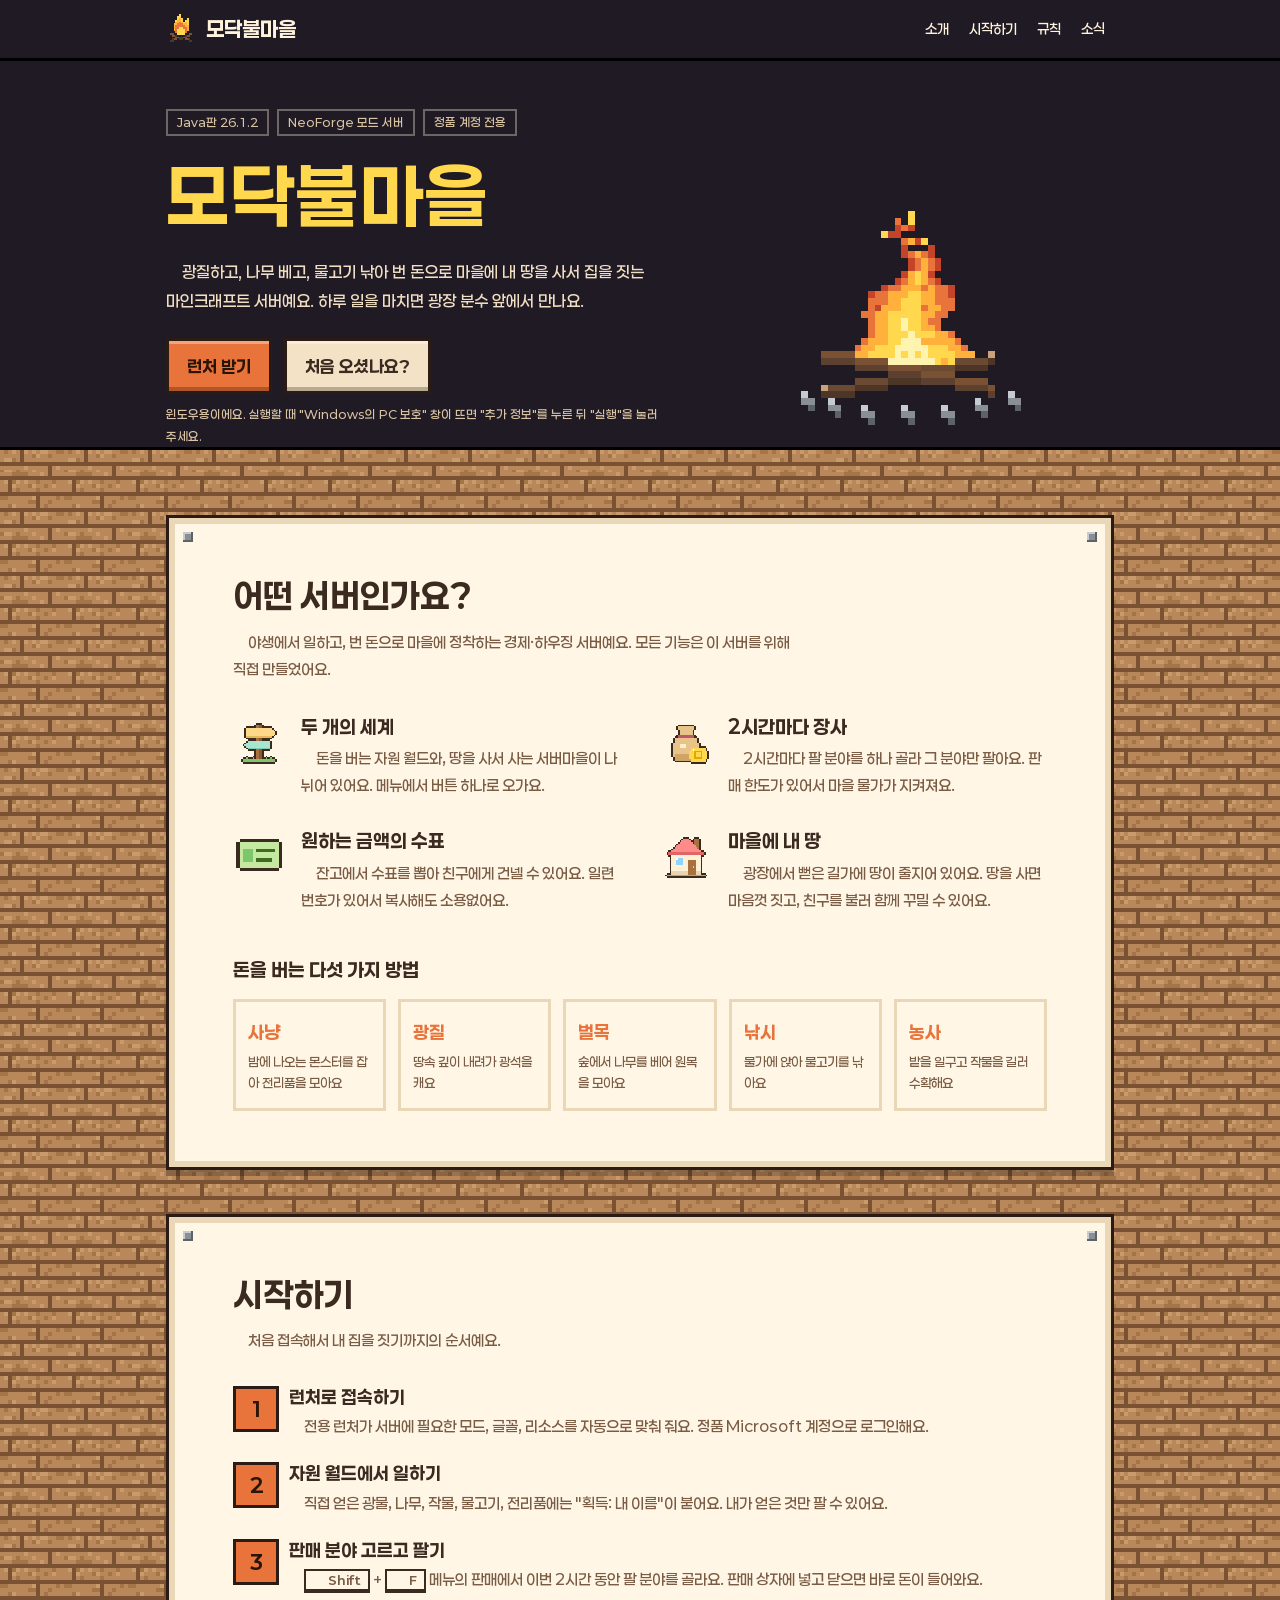
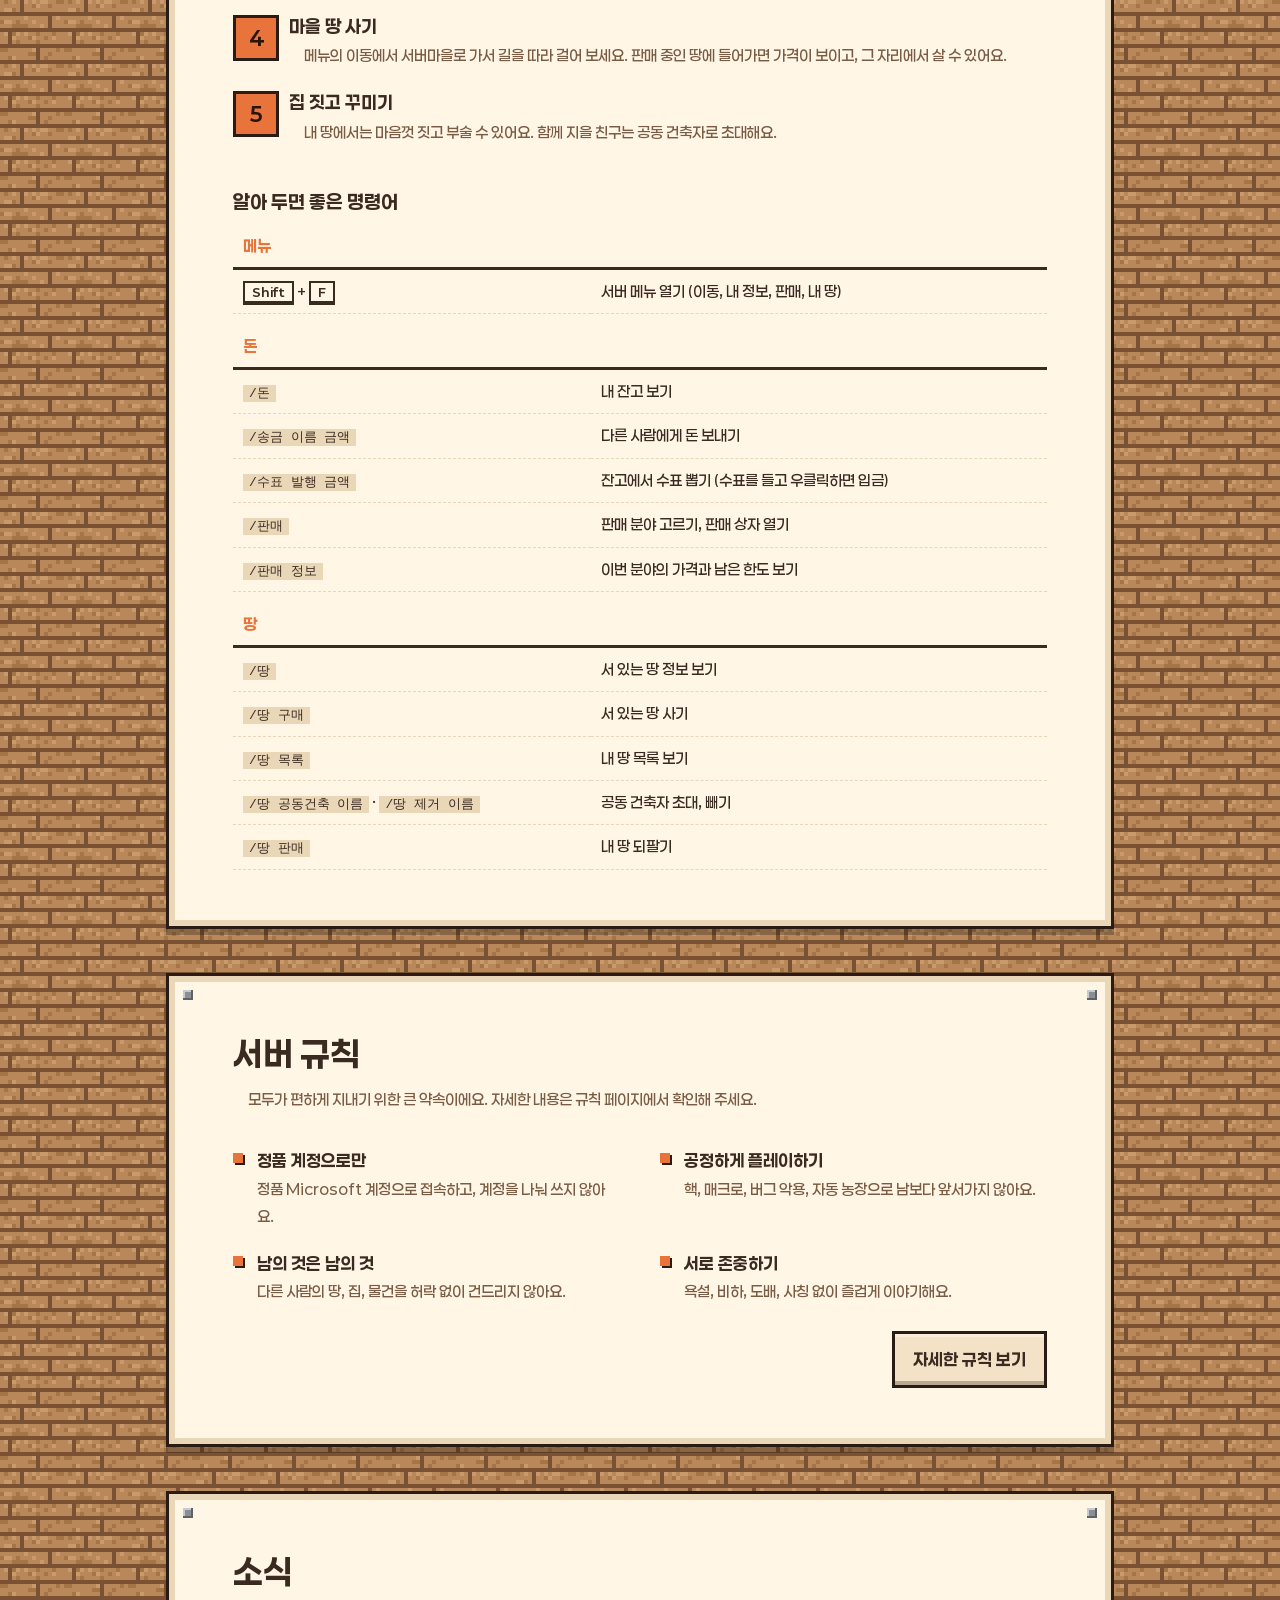
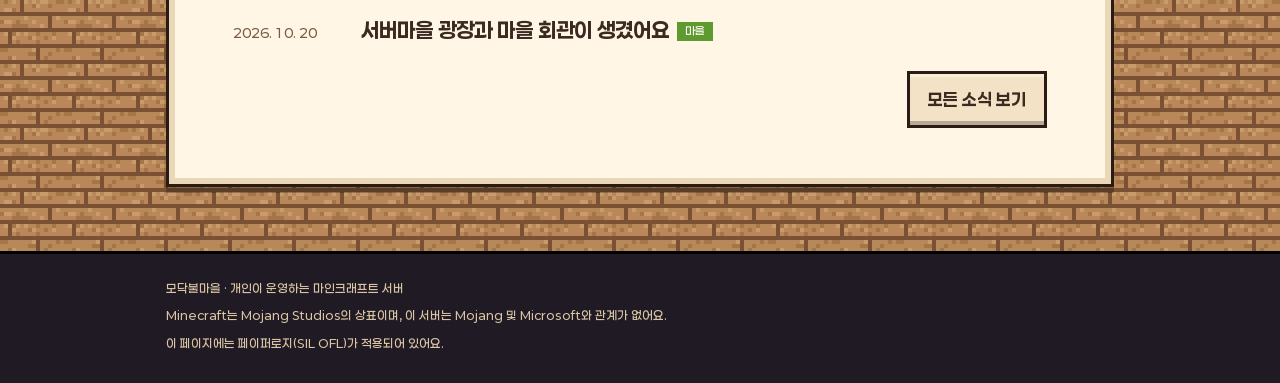
<file: index.html>
<!doctype html>
<html lang="ko">
<head>
<meta charset="utf-8">
<meta name="viewport" content="width=device-width, initial-scale=1, viewport-fit=cover">
<title>모닥불마을</title>
<meta name="claude:viewport-fit-sides" content="cover">
<meta name="description" content="일해서 번 돈으로 마을에 내 집을 짓는 마인크래프트 경제·하우징 서버, 모닥불마을">
<link rel="stylesheet" href="style.css">
</head>
<body>

<header class="top">
  <div class="wrap">
    <a class="brand" href="index.html"><canvas class="logo" width="16" height="16" aria-hidden="true"></canvas>모닥불마을</a>
    <nav aria-label="페이지 메뉴">
      <a href="index.html#about">소개</a>
      <a href="index.html#start">시작하기</a>
      <a href="rules.html">규칙</a>
      <a href="news.html">소식</a>
    </nav>
  </div>
</header>

<section class="hero" id="top">
  <div class="wrap">
    <div>
      <div class="meta">
        <span class="chip">Java판 26.1.2</span>
        <span class="chip">NeoForge 모드 서버</span>
        <span class="chip">정품 계정 전용</span>
      </div>
      <h1>모닥불마을</h1>
      <p class="lead">광질하고, 나무 베고, 물고기 낚아 번 돈으로 마을에 내 땅을 사서 집을 짓는 마인크래프트 서버예요. 하루 일을 마치면 광장 분수 앞에서 만나요.</p>
      <div class="cta">
        <a class="btn btn-fire" href="https://github.com/moon-hamyo/moodakbul-server/releases/latest/download/moodakbul-launcher-setup.exe" id="download">런처 받기</a>
        <a class="btn btn-plain" href="#start">처음 오셨나요?</a>
      </div>
      <p class="soon" id="soon">윈도우용이에요. 실행할 때 "Windows의 PC 보호" 창이 뜨면 "추가 정보"를 누른 뒤 "실행"을 눌러 주세요.</p>
    </div>
    <div class="fire-stage"><canvas id="fire" width="48" height="48" role="img" aria-label="타닥타닥 타오르는 도트 모닥불"></canvas></div>
  </div>
  <div class="ground"></div>
</section>

<main class="wrap">
  <section class="board" id="about">
    <h2>어떤 서버인가요?</h2>
    <p class="sub">야생에서 일하고, 번 돈으로 마을에 정착하는 경제·하우징 서버예요. 모든 기능은 이 서버를 위해 직접 만들었어요.</p>
    <div class="features">
      <div class="feature"><img class="px" src="[data-uri]" alt="" width="52" height="52">
        <div><h3>두 개의 세계</h3><p>돈을 버는 자원 월드와, 땅을 사서 사는 서버마을이 나뉘어 있어요. 메뉴에서 버튼 하나로 오가요.</p></div></div>
      <div class="feature"><img class="px" src="[data-uri]" alt="" width="52" height="52">
        <div><h3>2시간마다 장사</h3><p>2시간마다 팔 분야를 하나 골라 그 분야만 팔아요. 판매 한도가 있어서 마을 물가가 지켜져요.</p></div></div>
      <div class="feature"><img class="px" src="[data-uri]" alt="" width="52" height="52">
        <div><h3>원하는 금액의 수표</h3><p>잔고에서 수표를 뽑아 친구에게 건넬 수 있어요. 일련번호가 있어서 복사해도 소용없어요.</p></div></div>
      <div class="feature"><img class="px" src="[data-uri]" alt="" width="52" height="52">
        <div><h3>마을에 내 땅</h3><p>광장에서 뻗은 길가에 땅이 줄지어 있어요. 땅을 사면 마음껏 짓고, 친구를 불러 함께 꾸밀 수 있어요.</p></div></div>
    </div>

    <h3 class="jobs-title">돈을 버는 다섯 가지 방법</h3>
    <ul class="jobs">
      <li><b>사냥</b><span>밤에 나오는 몬스터를 잡아 전리품을 모아요</span></li>
      <li><b>광질</b><span>땅속 깊이 내려가 광석을 캐요</span></li>
      <li><b>벌목</b><span>숲에서 나무를 베어 원목을 모아요</span></li>
      <li><b>낚시</b><span>물가에 앉아 물고기를 낚아요</span></li>
      <li><b>농사</b><span>밭을 일구고 작물을 길러 수확해요</span></li>
    </ul>
  </section>

  <section class="board" id="start">
    <h2>시작하기</h2>
    <p class="sub">처음 접속해서 내 집을 짓기까지의 순서예요.</p>
    <ol class="steps">
      <li><div><h3>런처로 접속하기</h3><p>전용 런처가 서버에 필요한 모드, 글꼴, 리소스를 자동으로 맞춰 줘요. 정품 Microsoft 계정으로 로그인해요.</p></div></li>
      <li><div><h3>자원 월드에서 일하기</h3><p>직접 얻은 광물, 나무, 작물, 물고기, 전리품에는 "획득: 내 이름"이 붙어요. 내가 얻은 것만 팔 수 있어요.</p></div></li>
      <li><div><h3>판매 분야 고르고 팔기</h3><p><span class="key">Shift</span> + <span class="key">F</span> 메뉴의 판매에서 이번 2시간 동안 팔 분야를 골라요. 판매 상자에 넣고 닫으면 바로 돈이 들어와요.</p></div></li>
      <li><div><h3>마을 땅 사기</h3><p>메뉴의 이동에서 서버마을로 가서 길을 따라 걸어 보세요. 판매 중인 땅에 들어가면 가격이 보이고, 그 자리에서 살 수 있어요.</p></div></li>
      <li><div><h3>집 짓고 꾸미기</h3><p>내 땅에서는 마음껏 짓고 부술 수 있어요. 함께 지을 친구는 공동 건축자로 초대해요.</p></div></li>
    </ol>

    <h3 class="cmds-title">알아 두면 좋은 명령어</h3>
    <div class="cmds-wrap">
      <table class="cmds">
        <tbody>
          <tr><th colspan="2">메뉴</th></tr>
          <tr><td><span class="key">Shift</span> + <span class="key">F</span></td><td>서버 메뉴 열기 (이동, 내 정보, 판매, 내 땅)</td></tr>
          <tr><th colspan="2">돈</th></tr>
          <tr><td><code>/돈</code></td><td>내 잔고 보기</td></tr>
          <tr><td><code>/송금 이름 금액</code></td><td>다른 사람에게 돈 보내기</td></tr>
          <tr><td><code>/수표 발행 금액</code></td><td>잔고에서 수표 뽑기 (수표를 들고 우클릭하면 입금)</td></tr>
          <tr><td><code>/판매</code></td><td>판매 분야 고르기, 판매 상자 열기</td></tr>
          <tr><td><code>/판매 정보</code></td><td>이번 분야의 가격과 남은 한도 보기</td></tr>
          <tr><th colspan="2">땅</th></tr>
          <tr><td><code>/땅</code></td><td>서 있는 땅 정보 보기</td></tr>
          <tr><td><code>/땅 구매</code></td><td>서 있는 땅 사기</td></tr>
          <tr><td><code>/땅 목록</code></td><td>내 땅 목록 보기</td></tr>
          <tr><td><code>/땅 공동건축 이름</code> · <code>/땅 제거 이름</code></td><td>공동 건축자 초대, 빼기</td></tr>
          <tr><td><code>/땅 판매</code></td><td>내 땅 되팔기</td></tr>
        </tbody>
      </table>
    </div>
  </section>

  <section class="board" id="rules">
    <h2>서버 규칙</h2>
    <p class="sub">모두가 편하게 지내기 위한 큰 약속이에요. 자세한 내용은 규칙 페이지에서 확인해 주세요.</p>
    <ul class="rules">
      <li><b>정품 계정으로만</b><span>정품 Microsoft 계정으로 접속하고, 계정을 나눠 쓰지 않아요.</span></li>
      <li><b>공정하게 플레이하기</b><span>핵, 매크로, 버그 악용, 자동 농장으로 남보다 앞서가지 않아요.</span></li>
      <li><b>남의 것은 남의 것</b><span>다른 사람의 땅, 집, 물건을 허락 없이 건드리지 않아요.</span></li>
      <li><b>서로 존중하기</b><span>욕설, 비하, 도배, 사칭 없이 즐겁게 이야기해요.</span></li>
    </ul>
    <div class="more"><a class="btn btn-plain" href="rules.html">자세한 규칙 보기</a></div>
  </section>

  <section class="board" id="news">
    <h2>소식</h2>
    <div class="latest" style="margin-top: 22px;">
      <time datetime="2026-10-20">2026. 10. 20</time>
      <h3>서버마을 광장과 마을 회관이 생겼어요<span class="tag">마을</span></h3>
    </div>
    <div class="more"><a class="btn btn-plain" href="news.html">모든 소식 보기</a></div>
  </section>
</main>

<footer>
  <div class="wrap">
    <span>모닥불마을 · 개인이 운영하는 마인크래프트 서버</span>
    <span>Minecraft는 Mojang Studios의 상표이며, 이 서버는 Mojang 및 Microsoft와 관계가 없어요.</span>
    <span>이 페이지에는 페이퍼로지(SIL OFL)가 적용되어 있어요.</span>
  </div>
</footer>

<script>
(function () {
  var reduce = window.matchMedia && window.matchMedia("(prefers-reduced-motion: reduce)").matches;

  // 도트 모닥불: 48x48 캔버스에 통나무 + 불꽃 + 불티
  function campfire(canvas) {
    var ctx = canvas.getContext("2d");
    var W = canvas.width, s = W / 48;
    var sparks = [];
    var FLAME = ["#fff3b0", "#ffd84d", "#ffb13b", "#e8743b", "#c4442a"];
    function px(x, y, c) { ctx.fillStyle = c; ctx.fillRect(Math.round(x * s), Math.round(y * s), Math.ceil(s), Math.ceil(s)); }
    function logs() {
      for (var i = 0; i < 26; i++) {
        var y1 = 40 - Math.floor(i / 5);
        px(11 + i, y1, "#6b4a33"); px(11 + i, y1 + 1, "#4e3626");
        var y2 = 35 + Math.floor(i / 5);
        px(11 + i, y2, "#7a5233"); px(11 + i, y2 + 1, "#5c4130");
      }
      px(11, 40, "#c9a27a"); px(36, 35, "#c9a27a");
      [[8,42],[12,43],[17,44],[23,44],[29,44],[34,43],[39,42]].forEach(function (p) {
        px(p[0], p[1], "#8a8f96"); px(p[0] + 1, p[1], "#8a8f96"); px(p[0], p[1] - 1, "#c6cbd1"); px(p[0] + 1, p[1] + 1, "#5d6268");
      });
    }
    function flame(t) {
      var cx = 24, base = 36;
      for (var y = 0; y < 22; y++) {
        var w = Math.max(0, (22 - y) * 0.42 + Math.sin(t * 0.006 + y * 0.7) * 1.2);
        var sway = Math.sin(t * 0.004 + y * 0.35) * (y * 0.12);
        for (var x = -Math.floor(w); x <= Math.floor(w); x++) {
          var edge = Math.abs(x) / (w + 0.01);
          var level = Math.min(4, Math.floor(edge * 3 + y / 7 + (Math.random() < 0.08 ? 1 : 0)));
          if (y > 16 && Math.random() < 0.35) continue;
          px(cx + x + Math.round(sway), base - y, FLAME[level]);
        }
      }
    }
    function frame(t) {
      ctx.clearRect(0, 0, W, W);
      flame(t || 0);
      logs();
      if (Math.random() < 0.25) sparks.push({ x: 20 + Math.random() * 8, y: 18, v: 0.15 + Math.random() * 0.2, l: 60 });
      sparks = sparks.filter(function (p) { p.y -= p.v; p.x += Math.sin(p.y) * 0.15; p.l--; return p.l > 0 && p.y > 0; });
      sparks.forEach(function (p) { px(p.x, p.y, p.l > 30 ? "#ffd84d" : "#e8743b"); });
    }
    if (reduce) { frame(0); return; }
    var last = 0;
    function loop(t) { if (t - last > 90) { frame(t); last = t; } requestAnimationFrame(loop); }
    requestAnimationFrame(loop);
  }
  campfire(document.getElementById("fire"));

})();
</script>
<script>
(function () {
  // 상단 로고: 16x16 작은 모닥불
  var rows = [
    "......Y.........", ".....YY.........", ".....YOY..Y.....", "....YOOY.YY.....",
    "....OOROYOY.....", "...OORRROOY.....", "...ORRRRROO.....", "...ORRYYRRO.....",
    "...ORYYYYRO.....", "....RYYYYR......", ".BB..YYYY..BB...", "..BBb....bBB....",
    "....BBbbBB......", "..bBB.bb.BBb....", ".bb........bb...", "................"];
  var col = { Y: "#ffd84d", O: "#ffb13b", R: "#e8743b", B: "#7a5233", b: "#4e3626" };
  document.querySelectorAll("canvas.logo").forEach(function (c) {
    var g = c.getContext("2d");
    rows.forEach(function (r, y) { for (var x = 0; x < 16; x++) { var k = r[x]; if (col[k]) { g.fillStyle = col[k]; g.fillRect(x + 1, y, 1, 1); } } });
  });
})();
</script>
</body>
</html>
</file>
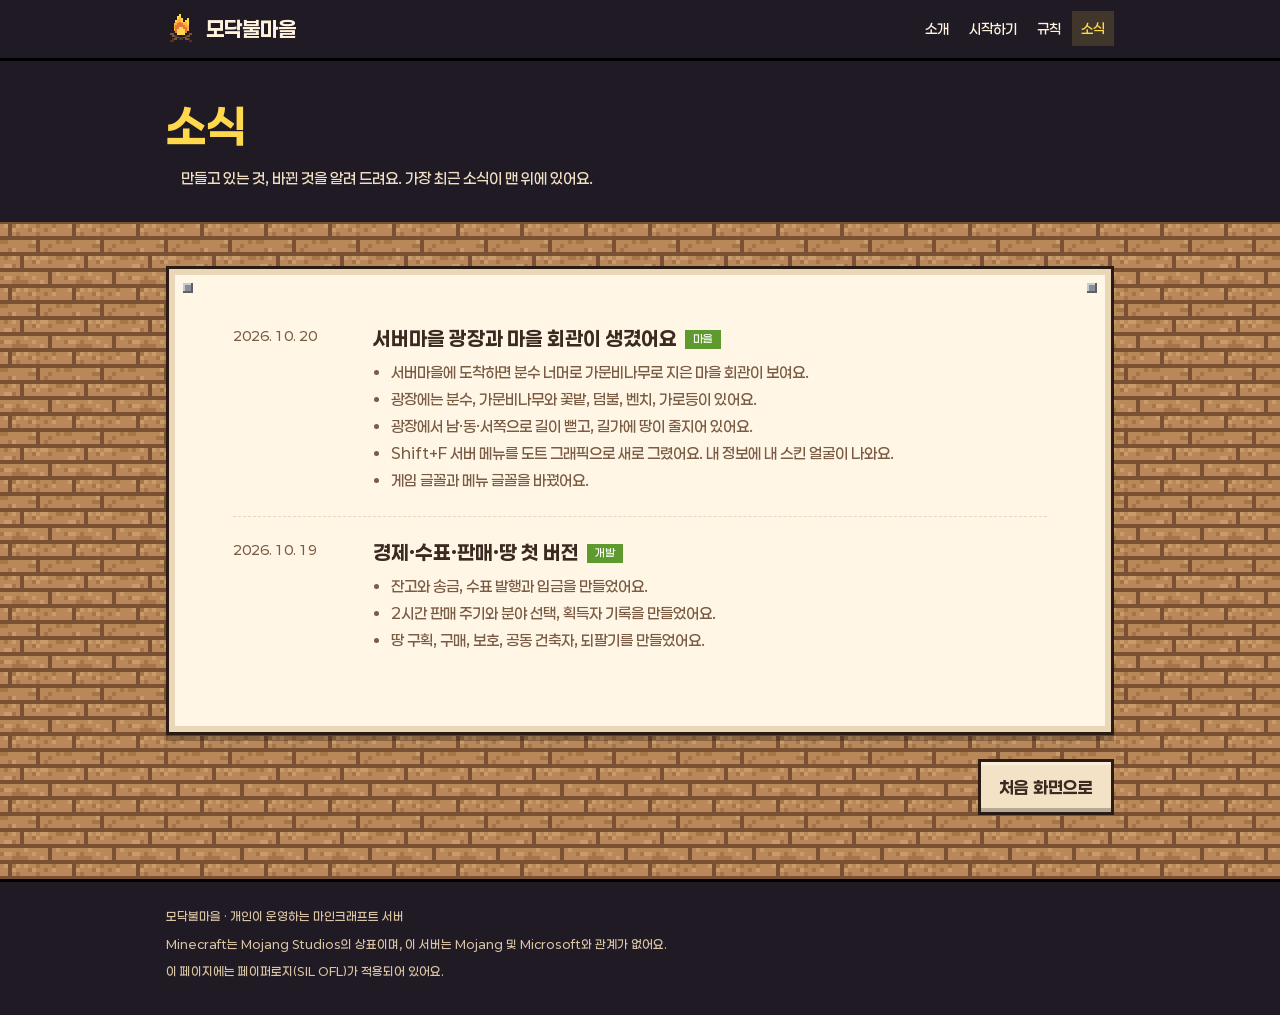
<file: news.html>
<!doctype html>
<html lang="ko">
<head>
<meta charset="utf-8">
<meta name="viewport" content="width=device-width, initial-scale=1, viewport-fit=cover">
<title>모닥불마을 소식</title>
<meta name="claude:viewport-fit-sides" content="cover">
<meta name="description" content="모닥불마을 서버의 개발 소식과 업데이트">
<link rel="stylesheet" href="style.css">
</head>
<body>

<header class="top">
  <div class="wrap">
    <a class="brand" href="index.html"><canvas class="logo" width="16" height="16" aria-hidden="true"></canvas>모닥불마을</a>
    <nav aria-label="페이지 메뉴">
      <a href="index.html#about">소개</a>
      <a href="index.html#start">시작하기</a>
      <a href="rules.html">규칙</a>
      <a href="news.html" aria-current="page">소식</a>
    </nav>
  </div>
</header>

<section class="pagehead">
  <div class="wrap">
    <h1>소식</h1>
    <p>만들고 있는 것, 바뀐 것을 알려 드려요. 가장 최근 소식이 맨 위에 있어요.</p>
  </div>
</section>

<main class="wrap">
  <section class="board">
    <div class="news">
      <article id="2026-10-20"><time datetime="2026-10-20">2026. 10. 20</time>
        <div><h3>서버마을 광장과 마을 회관이 생겼어요<span class="tag">마을</span></h3>
          <ul>
            <li>서버마을에 도착하면 분수 너머로 가문비나무로 지은 마을 회관이 보여요.</li>
            <li>광장에는 분수, 가문비나무와 꽃밭, 덤불, 벤치, 가로등이 있어요.</li>
            <li>광장에서 남·동·서쪽으로 길이 뻗고, 길가에 땅이 줄지어 있어요.</li>
            <li>Shift+F 서버 메뉴를 도트 그래픽으로 새로 그렸어요. 내 정보에 내 스킨 얼굴이 나와요.</li>
            <li>게임 글꼴과 메뉴 글꼴을 바꿨어요.</li>
          </ul></div></article>
      <article id="2026-10-19"><time datetime="2026-10-19">2026. 10. 19</time>
        <div><h3>경제·수표·판매·땅 첫 버전<span class="tag">개발</span></h3>
          <ul>
            <li>잔고와 송금, 수표 발행과 입금을 만들었어요.</li>
            <li>2시간 판매 주기와 분야 선택, 획득자 기록을 만들었어요.</li>
            <li>땅 구획, 구매, 보호, 공동 건축자, 되팔기를 만들었어요.</li>
          </ul></div></article>
    </div>
  </section>
  <div class="more" style="margin-top: -20px;"><a class="btn btn-plain" href="index.html">처음 화면으로</a></div>
</main>

<footer>
  <div class="wrap">
    <span>모닥불마을 · 개인이 운영하는 마인크래프트 서버</span>
    <span>Minecraft는 Mojang Studios의 상표이며, 이 서버는 Mojang 및 Microsoft와 관계가 없어요.</span>
    <span>이 페이지에는 페이퍼로지(SIL OFL)가 적용되어 있어요.</span>
  </div>
</footer>
<script>
(function () {
  // 상단 로고: 16x16 작은 모닥불
  var rows = [
    "......Y.........", ".....YY.........", ".....YOY..Y.....", "....YOOY.YY.....",
    "....OOROYOY.....", "...OORRROOY.....", "...ORRRRROO.....", "...ORRYYRRO.....",
    "...ORYYYYRO.....", "....RYYYYR......", ".BB..YYYY..BB...", "..BBb....bBB....",
    "....BBbbBB......", "..bBB.bb.BBb....", ".bb........bb...", "................"];
  var col = { Y: "#ffd84d", O: "#ffb13b", R: "#e8743b", B: "#7a5233", b: "#4e3626" };
  document.querySelectorAll("canvas.logo").forEach(function (c) {
    var g = c.getContext("2d");
    rows.forEach(function (r, y) { for (var x = 0; x < 16; x++) { var k = r[x]; if (col[k]) { g.fillStyle = col[k]; g.fillRect(x + 1, y, 1, 1); } } });
  });
})();
</script>
</body>
</html>
</file>
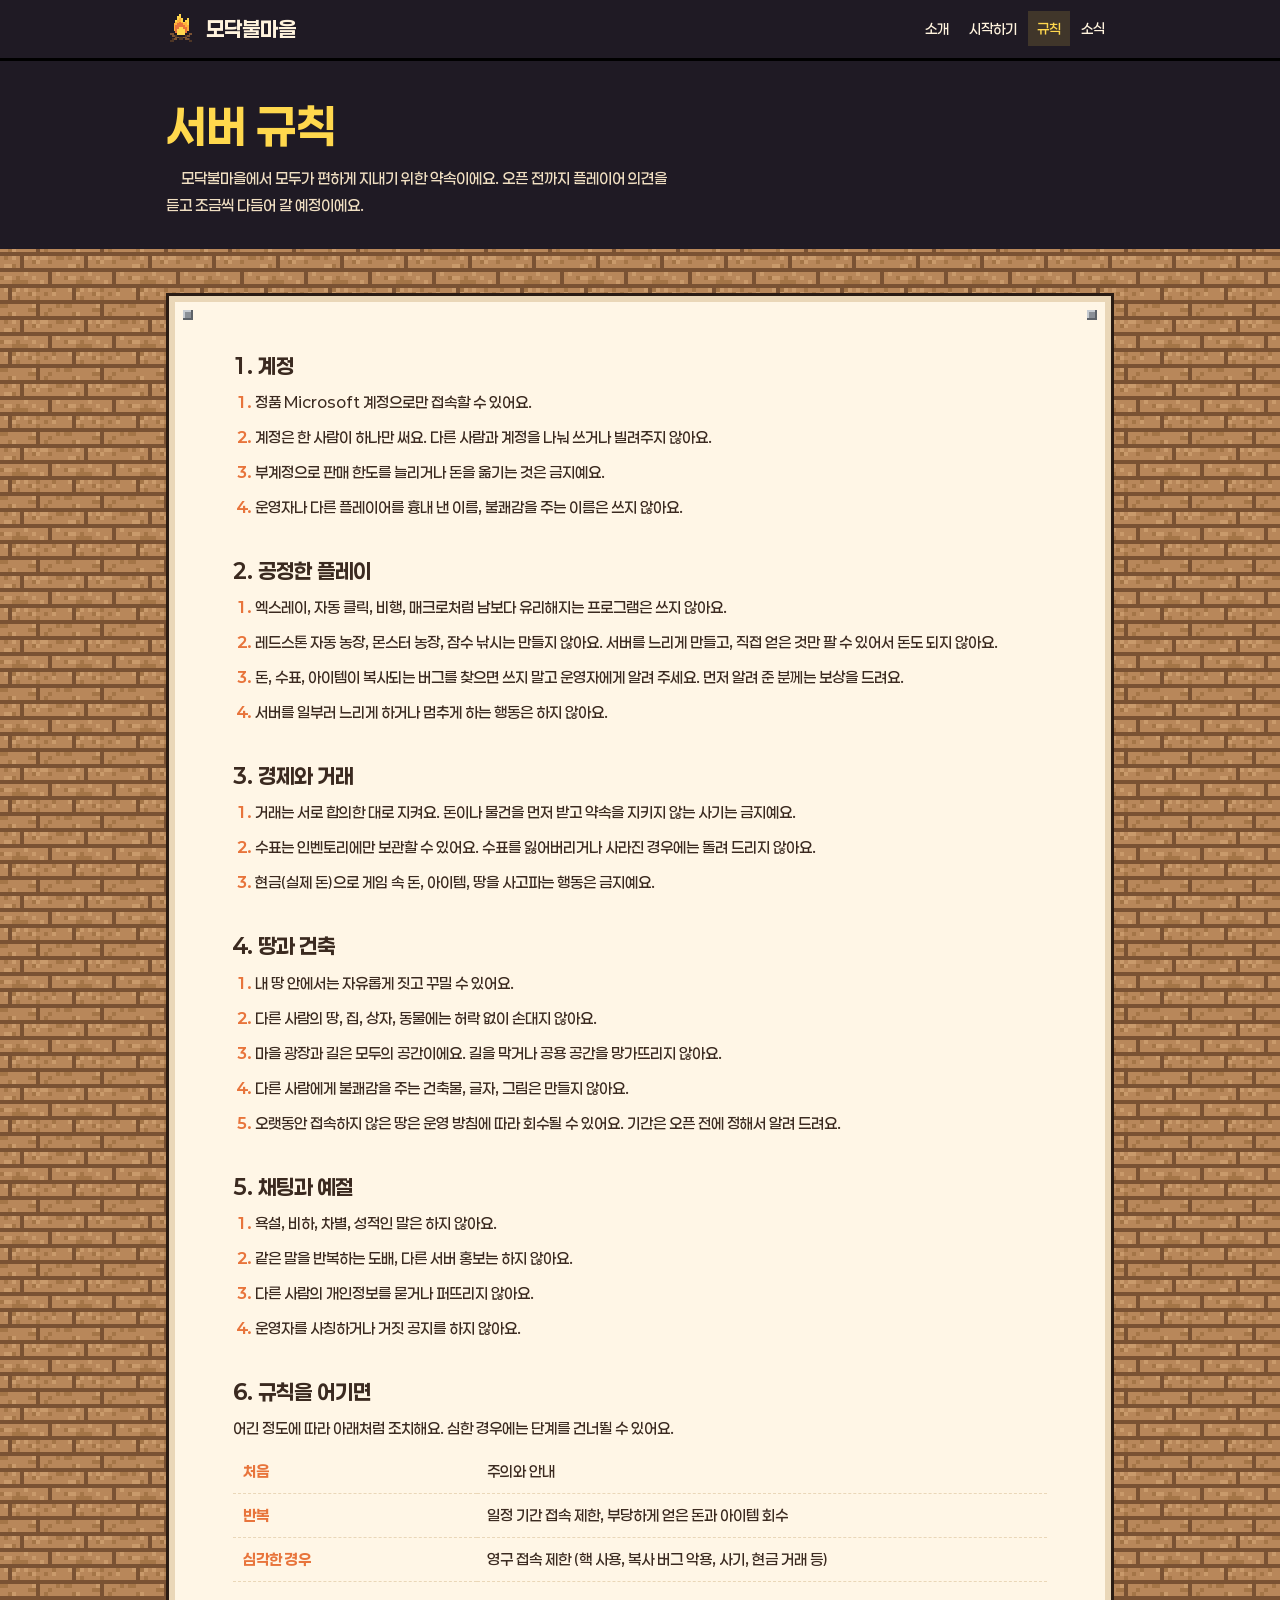
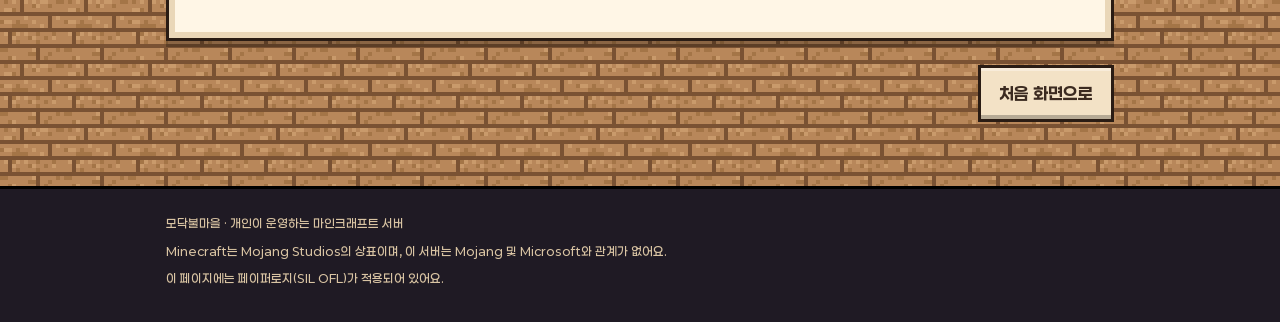
<file: rules.html>
<!doctype html>
<html lang="ko">
<head>
<meta charset="utf-8">
<meta name="viewport" content="width=device-width, initial-scale=1, viewport-fit=cover">
<title>모닥불마을 규칙</title>
<meta name="claude:viewport-fit-sides" content="cover">
<meta name="description" content="모닥불마을 서버의 자세한 규칙">
<link rel="stylesheet" href="style.css">
</head>
<body>

<header class="top">
  <div class="wrap">
    <a class="brand" href="index.html"><canvas class="logo" width="16" height="16" aria-hidden="true"></canvas>모닥불마을</a>
    <nav aria-label="페이지 메뉴">
      <a href="index.html#about">소개</a>
      <a href="index.html#start">시작하기</a>
      <a href="rules.html" aria-current="page">규칙</a>
      <a href="news.html">소식</a>
    </nav>
  </div>
</header>

<section class="pagehead">
  <div class="wrap">
    <h1>서버 규칙</h1>
    <p>모닥불마을에서 모두가 편하게 지내기 위한 약속이에요. 오픈 전까지 플레이어 의견을 듣고 조금씩 다듬어 갈 예정이에요.</p>
  </div>
</section>

<main class="wrap">
  <article class="board rulebook">
    <section>
      <h3>1. 계정</h3>
      <ol>
        <li>정품 Microsoft 계정으로만 접속할 수 있어요.</li>
        <li>계정은 한 사람이 하나만 써요. 다른 사람과 계정을 나눠 쓰거나 빌려주지 않아요.</li>
        <li>부계정으로 판매 한도를 늘리거나 돈을 옮기는 것은 금지예요.</li>
        <li>운영자나 다른 플레이어를 흉내 낸 이름, 불쾌감을 주는 이름은 쓰지 않아요.</li>
      </ol>
    </section>

    <section>
      <h3>2. 공정한 플레이</h3>
      <ol>
        <li>엑스레이, 자동 클릭, 비행, 매크로처럼 남보다 유리해지는 프로그램은 쓰지 않아요.</li>
        <li>레드스톤 자동 농장, 몬스터 농장, 잠수 낚시는 만들지 않아요. 서버를 느리게 만들고, 직접 얻은 것만 팔 수 있어서 돈도 되지 않아요.</li>
        <li>돈, 수표, 아이템이 복사되는 버그를 찾으면 쓰지 말고 운영자에게 알려 주세요. 먼저 알려 준 분께는 보상을 드려요.</li>
        <li>서버를 일부러 느리게 하거나 멈추게 하는 행동은 하지 않아요.</li>
      </ol>
    </section>

    <section>
      <h3>3. 경제와 거래</h3>
      <ol>
        <li>거래는 서로 합의한 대로 지켜요. 돈이나 물건을 먼저 받고 약속을 지키지 않는 사기는 금지예요.</li>
        <li>수표는 인벤토리에만 보관할 수 있어요. 수표를 잃어버리거나 사라진 경우에는 돌려 드리지 않아요.</li>
        <li>현금(실제 돈)으로 게임 속 돈, 아이템, 땅을 사고파는 행동은 금지예요.</li>
      </ol>
    </section>

    <section>
      <h3>4. 땅과 건축</h3>
      <ol>
        <li>내 땅 안에서는 자유롭게 짓고 꾸밀 수 있어요.</li>
        <li>다른 사람의 땅, 집, 상자, 동물에는 허락 없이 손대지 않아요.</li>
        <li>마을 광장과 길은 모두의 공간이에요. 길을 막거나 공용 공간을 망가뜨리지 않아요.</li>
        <li>다른 사람에게 불쾌감을 주는 건축물, 글자, 그림은 만들지 않아요.</li>
        <li>오랫동안 접속하지 않은 땅은 운영 방침에 따라 회수될 수 있어요. 기간은 오픈 전에 정해서 알려 드려요.</li>
      </ol>
    </section>

    <section>
      <h3>5. 채팅과 예절</h3>
      <ol>
        <li>욕설, 비하, 차별, 성적인 말은 하지 않아요.</li>
        <li>같은 말을 반복하는 도배, 다른 서버 홍보는 하지 않아요.</li>
        <li>다른 사람의 개인정보를 묻거나 퍼뜨리지 않아요.</li>
        <li>운영자를 사칭하거나 거짓 공지를 하지 않아요.</li>
      </ol>
    </section>

    <section>
      <h3>6. 규칙을 어기면</h3>
      <p class="noindent">어긴 정도에 따라 아래처럼 조치해요. 심한 경우에는 단계를 건너뛸 수 있어요.</p>
      <table class="penalty">
        <tbody>
          <tr><th>처음</th><td>주의와 안내</td></tr>
          <tr><th>반복</th><td>일정 기간 접속 제한, 부당하게 얻은 돈과 아이템 회수</td></tr>
          <tr><th>심각한 경우</th><td>영구 접속 제한 (핵 사용, 복사 버그 악용, 사기, 현금 거래 등)</td></tr>
        </tbody>
      </table>
    </section>
  </article>
  <div class="more" style="margin-top: -20px;"><a class="btn btn-plain" href="index.html">처음 화면으로</a></div>
</main>

<footer>
  <div class="wrap">
    <span>모닥불마을 · 개인이 운영하는 마인크래프트 서버</span>
    <span>Minecraft는 Mojang Studios의 상표이며, 이 서버는 Mojang 및 Microsoft와 관계가 없어요.</span>
    <span>이 페이지에는 페이퍼로지(SIL OFL)가 적용되어 있어요.</span>
  </div>
</footer>
<script>
(function () {
  // 상단 로고: 16x16 작은 모닥불
  var rows = [
    "......Y.........", ".....YY.........", ".....YOY..Y.....", "....YOOY.YY.....",
    "....OOROYOY.....", "...OORRROOY.....", "...ORRRRROO.....", "...ORRYYRRO.....",
    "...ORYYYYRO.....", "....RYYYYR......", ".BB..YYYY..BB...", "..BBb....bBB....",
    "....BBbbBB......", "..bBB.bb.BBb....", ".bb........bb...", "................"];
  var col = { Y: "#ffd84d", O: "#ffb13b", R: "#e8743b", B: "#7a5233", b: "#4e3626" };
  document.querySelectorAll("canvas.logo").forEach(function (c) {
    var g = c.getContext("2d");
    rows.forEach(function (r, y) { for (var x = 0; x < 16; x++) { var k = r[x]; if (col[k]) { g.fillStyle = col[k]; g.fillRect(x + 1, y, 1, 1); } } });
  });
})();
</script>
</body>
</html>
</file>
<file: style.css>
/* 레이아웃: 가문비 판자 위에 크림색 게시판(종이)을 못으로 박아 둔 구조. 첫 화면은 밤의 모닥불. */
/* 글꼴: 페이퍼로지 (SIL OFL). 제목 = Bold, 본문 = Medium (굵게는 Bold) */
@font-face {
  font-family: "Village Title";
  src: url(fonts/Paperlogy-7Bold.woff2) format("woff2");
  font-weight: 100 900;
  font-display: swap;
}
@font-face {
  font-family: "Paperlogy";
  src: url(fonts/Paperlogy-5Medium.woff2) format("woff2");
  font-weight: 100 600;
  font-display: swap;
}
@font-face {
  font-family: "Paperlogy";
  src: url(fonts/Paperlogy-7Bold.woff2) format("woff2");
  font-weight: 601 900;
  font-display: swap;
}
:root {
  --wood: #6b4a33;
  --ink: #3b2a20;
  --ink-soft: #7a5b43;
  --paper: #fff6e6;
  --paper-edge: #ead7b8;
  --ember: #e8743b;
  --lantern: #ffd84d;
  --leaf: #5e9a2e;
  --night: #1f1a24;
  --night-ink: #fff3dd;
  --night-soft: #d9c4a3;
  --planks: url([data-uri]);
  --font-display: "Village Title", "Apple SD Gothic Neo", "Malgun Gothic", sans-serif;
  --font-body: "Paperlogy", "Apple SD Gothic Neo", "Malgun Gothic", sans-serif;
}
@media (prefers-color-scheme: dark) {
  :root:not([data-theme="light"]) {
    --wood: #2e2119; --ink: #f6e9d3; --ink-soft: #cdb393; --paper: #3a2c22; --paper-edge: #4b392c;
    --ember: #ff9a5c; --lantern: #ffd84d; --leaf: #9ccf6b; --night: #120f16; --night-ink: #fff3dd; --night-soft: #d9c4a3;
    --planks: url([data-uri]); color-scheme: dark;
  }
}
:root[data-theme="dark"] {
  --wood: #2e2119; --ink: #f6e9d3; --ink-soft: #cdb393; --paper: #3a2c22; --paper-edge: #4b392c;
  --ember: #ff9a5c; --lantern: #ffd84d; --leaf: #9ccf6b; --night: #120f16; --night-ink: #fff3dd; --night-soft: #d9c4a3;
  --planks: url([data-uri]); color-scheme: dark;
}

* { box-sizing: border-box; }
html { scroll-behavior: smooth; }
body {
  margin: 0;
  background-color: var(--wood);
  background-image: var(--planks);
  background-size: 64px 64px;
  image-rendering: pixelated;
  color: var(--ink);
  font-family: var(--font-body);
  font-size: 15px;
  line-height: 1.8;
}
body::before { content: ""; position: fixed; inset: 0 0 auto; height: env(safe-area-inset-top, 0px); z-index: 10; background: var(--night); }
img.px { image-rendering: pixelated; }
h1, h2, h3 { font-family: var(--font-display); font-weight: 400; line-height: 1.3; text-wrap: balance; margin: 0; }
a { color: inherit; }
:focus-visible { outline: 3px solid var(--lantern); outline-offset: 2px; }
p { margin: 0; }
/* 문단 첫 줄 들여쓰기 */
.board p, .lead { text-indent: 1em; }
.board p.noindent { text-indent: 0; }

.wrap { max-width: 980px; margin: 0 auto; padding-left: max(16px, env(safe-area-inset-left, 0px)); padding-right: max(16px, env(safe-area-inset-right, 0px)); }

/* ---------- 상단 메뉴 ---------- */
.top { position: sticky; top: env(safe-area-inset-top, 0px); z-index: 5; background: var(--night); color: var(--night-ink); border-bottom: 3px solid #000; }
.top .wrap { display: flex; align-items: center; gap: 12px 16px; padding-block: 10px; flex-wrap: wrap; }
.brand { display: flex; align-items: center; gap: 10px; text-decoration: none; font-family: var(--font-display); font-size: 21px; }
.brand canvas { width: 30px; height: 30px; image-rendering: pixelated; }
.top nav { display: flex; gap: 2px; margin-left: auto; flex-wrap: wrap; }
.top nav a { text-decoration: none; padding: 5px 9px; font-size: 14px; }
.top nav a:hover, .top nav a[aria-current="page"] { background: rgba(255, 216, 77, .15); color: var(--lantern); }

/* ---------- 도트 버튼 ---------- */
.btn {
  display: inline-flex; align-items: center; gap: 8px;
  font-family: var(--font-display); font-size: 17px; text-decoration: none;
  padding: 10px 18px; border: 3px solid #2a1c14; border-radius: 0;
  box-shadow: inset 0 3px 0 rgba(255,255,255,.35), inset 0 -4px 0 rgba(0,0,0,.25);
  cursor: pointer; transition: transform .08s ease;
}
.btn:hover { transform: translateY(-2px); }
.btn:active { transform: translateY(1px); }
.btn-fire { background: var(--ember); color: #2a1406; }
.btn-plain { background: #f3e2c6; color: #3b2a20; }
.more { margin-top: 26px; display: flex; justify-content: flex-end; }

/* ---------- 첫 화면 ---------- */
.hero { background: var(--night); color: var(--night-ink); overflow: hidden; }
.hero .wrap { display: grid; grid-template-columns: minmax(0, 1.1fr) minmax(0, .9fr); gap: 32px; align-items: center; padding-block: 48px 0; }
.hero .meta { display: flex; gap: 8px; flex-wrap: wrap; margin-bottom: 14px; font-size: 12px; }
.chip { border: 2px solid rgba(255, 243, 221, .35); padding: 1px 9px; color: var(--night-soft); }
.hero h1 { font-size: clamp(40px, 7vw, 72px); letter-spacing: .02em; color: var(--lantern); }
.hero .lead { font-size: 16px; max-width: 30em; margin: 14px 0 22px; color: #f0dfc2; }
.hero .cta { display: flex; gap: 12px; flex-wrap: wrap; }
.soon { font-size: 12px; color: var(--night-soft); margin-top: 10px; }
.fire-stage { display: flex; justify-content: center; align-items: flex-end; min-width: 0; }
#fire { width: 100%; max-width: 320px; aspect-ratio: 1 / 1; image-rendering: pixelated; }
.ground { height: 24px; background: var(--planks); background-size: 64px 64px; border-top: 3px solid #000; image-rendering: pixelated; }

/* 하위 페이지 머리 */
.pagehead { background: var(--night); color: var(--night-ink); }
.pagehead .wrap { padding-block: 36px 30px; }
.pagehead h1 { font-size: clamp(32px, 5vw, 46px); color: var(--lantern); }
.pagehead p { color: #f0dfc2; margin-top: 8px; max-width: 34em; text-indent: 1em; }

/* ---------- 게시판 (종이) ---------- */
main { padding-block: 44px 64px; display: grid; gap: 44px; }
main > * { min-width: 0; }
.board {
  background: var(--paper); color: var(--ink);
  border: 3px solid #2a1c14;
  box-shadow: 0 6px 0 rgba(0,0,0,.25), inset 0 0 0 6px var(--paper-edge);
  padding: clamp(36px, 5vw, 56px) clamp(24px, 6vw, 64px) clamp(40px, 5vw, 56px);
  position: relative;
}
.board::before, .board::after {
  content: ""; position: absolute; top: 14px; width: 10px; height: 10px;
  background: #8a8f96; box-shadow: inset -2px -2px 0 #5d6268, inset 2px 2px 0 #c6cbd1;
}
.board::before { left: 14px; } .board::after { right: 14px; }
.board h2 { font-size: clamp(26px, 4vw, 34px); }
.board .sub { color: var(--ink-soft); margin: 10px 0 32px; max-width: 38em; }
.board h3 { font-size: 19px; }

/* 소개 */
.features { display: grid; grid-template-columns: repeat(2, minmax(0, 1fr)); gap: 30px 40px; }
.feature { display: grid; grid-template-columns: 52px minmax(0, 1fr); gap: 16px; align-items: start; }
.feature img { width: 52px; height: 52px; }
.feature p { margin-top: 6px; color: var(--ink-soft); }

/* 일거리 */
.jobs-title { margin-top: 44px; }
.jobs { list-style: none; padding: 0; margin: 16px 0 0; display: grid; grid-template-columns: repeat(5, minmax(0, 1fr)); gap: 12px; }
.jobs li { border: 3px solid var(--paper-edge); padding: 14px 12px; display: grid; gap: 4px; }
.jobs b { font-family: var(--font-display); font-weight: 400; font-size: 18px; color: var(--ember); }
.jobs span { font-size: 13px; color: var(--ink-soft); line-height: 1.6; }

/* 시작하기 */
.steps { list-style: none; padding: 0; margin: 0; display: grid; gap: 22px; counter-reset: s; }
.steps li { display: grid; grid-template-columns: 40px minmax(0, 1fr); gap: 16px; counter-increment: s; }
.steps li::before {
  content: counter(s); font-family: var(--font-display); font-size: 20px;
  width: 40px; height: 40px; display: grid; place-items: center;
  background: var(--ember); color: #2a1406; border: 3px solid #2a1c14;
}
.steps h3 { font-size: 18px; }
.steps p { margin-top: 4px; color: var(--ink-soft); }
.cmds-title { margin-top: 44px; }
.cmds-wrap { overflow-x: auto; margin-top: 14px; }
table.cmds { width: 100%; border-collapse: collapse; }
.cmds th { text-align: left; font-family: var(--font-display); font-weight: 400; font-size: 16px; padding: 18px 10px 6px; border-bottom: 3px solid var(--ink); color: var(--ember); }
.cmds tr:first-child th { padding-top: 4px; }
.cmds td { padding: 8px 10px; border-bottom: 1px dashed var(--paper-edge); vertical-align: top; }
.cmds td:first-child { width: 44%; }
.cmds code { font-family: ui-monospace, "D2Coding", Consolas, monospace; font-size: 13px; background: var(--paper-edge); padding: 1px 6px; white-space: nowrap; }
.key { display: inline-block; border: 2px solid var(--ink); border-bottom-width: 4px; padding: 0 7px; font-size: 12px; font-family: var(--font-display); line-height: 1.5; }

/* 규칙 (첫 화면 요약) */
.rules { display: grid; grid-template-columns: repeat(2, minmax(0, 1fr)); gap: 18px 40px; list-style: none; padding: 0; margin: 0; }
.rules li { padding-left: 24px; position: relative; }
.rules li::before { content: ""; position: absolute; left: 0; top: .55em; width: 10px; height: 10px; background: var(--ember); box-shadow: 2px 2px 0 #2a1c14; }
.rules b { font-weight: 400; font-family: var(--font-display); font-size: 17px; display: block; }
.rules span { color: var(--ink-soft); }

/* 규칙 상세 */
.rulebook { display: grid; gap: 36px; }
.rulebook section h3 { font-size: 21px; margin-bottom: 10px; }
.rulebook ol { margin: 0; padding-left: 22px; display: grid; gap: 8px; }
.rulebook li::marker { font-family: var(--font-display); color: var(--ember); }
.rulebook .penalty { width: 100%; border-collapse: collapse; margin-top: 8px; }
.rulebook .penalty td, .rulebook .penalty th { padding: 8px 10px; border-bottom: 1px dashed var(--paper-edge); text-align: left; vertical-align: top; }
.rulebook .penalty th { font-family: var(--font-display); font-weight: 400; color: var(--ember); width: 30%; }

/* 소식 */
.latest { display: grid; grid-template-columns: 110px minmax(0, 1fr); gap: 18px; align-items: baseline; }
.latest time, .news time { font-variant-numeric: tabular-nums; color: var(--ink-soft); font-size: 13px; }
.latest h3 { font-size: 21px; }
.news { display: grid; }
.news article { display: grid; grid-template-columns: 120px minmax(0, 1fr); gap: 20px; padding: 22px 0; border-top: 1px dashed var(--paper-edge); }
.news article:first-child { border-top: 0; padding-top: 0; }
.news h3 { font-size: 20px; }
.news ul { margin: 8px 0 0; padding-left: 18px; color: var(--ink-soft); }
.tag { display: inline-block; font-size: 11px; padding: 0 8px; margin-left: 8px; vertical-align: middle; background: var(--leaf); color: #fff; font-family: var(--font-body); line-height: 1.7; }

/* 아래 */
footer { background: var(--night); color: var(--night-soft); font-size: 12px; border-top: 3px solid #000; }
footer .wrap { padding-block: 24px 32px; display: grid; gap: 6px; }

@media (max-width: 760px) {
  .jobs { grid-template-columns: minmax(0, 1fr); gap: 8px; }
  .jobs li { grid-template-columns: 56px minmax(0, 1fr); align-items: baseline; padding: 10px 12px; }
}
@media (max-width: 640px) {
  .hero .wrap { grid-template-columns: minmax(0, 1fr); padding-block: 32px 0; }
  .fire-stage { order: -1; }
  #fire { max-width: 200px; }
  .features, .rules { grid-template-columns: minmax(0, 1fr); }
  .latest, .news article { grid-template-columns: minmax(0, 1fr); gap: 4px; }
  .cmds td:first-child { width: 46%; }
  .cmds code { white-space: normal; word-break: keep-all; }
  .cmds td { padding: 8px 6px; font-size: 14px; }
}
@media (prefers-reduced-motion: reduce) { html { scroll-behavior: auto; } .btn { transition: none; } }
</file>
